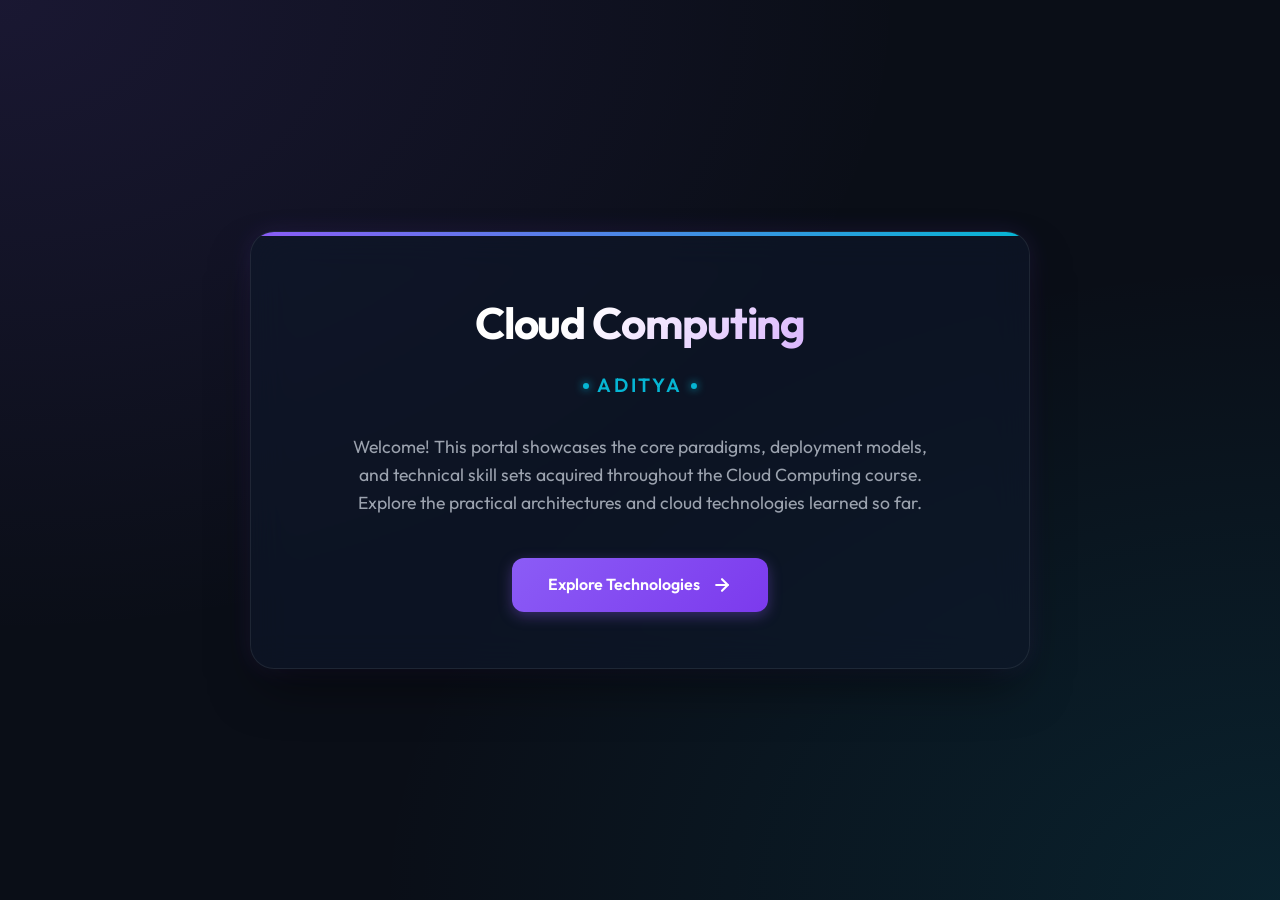
<file: cloud_assignment/index.html>
<!DOCTYPE html>
<html lang="en">
<head>
  <meta charset="utf-8" />
  <meta name="viewport" content="width=device-width, initial-scale=1" />
  <title>Cloud Computing Assignment</title>
  <meta name="description" content="Portfolio of Cloud Computing Course assignments, showcasing key technologies, concepts, and architectures learned." />
  <link rel="stylesheet" href="style.css" />
</head>
<body>
  <div class="container" id="main-container">
    <div id="hero-section">
      <h1 id="main-heading">Cloud Computing</h1>
      <p class="name" id="student-name">Aditya</p>
    </div>
    
    <div id="content-section">
      <p class="intro-text" id="intro-description">
        Welcome! This portal showcases the core paradigms, deployment models, and technical skill sets acquired throughout the Cloud Computing course. Explore the practical architectures and cloud technologies learned so far.
      </p>
      
      <a href="about.html" class="btn" id="btn-technologies">
        <span>Explore Technologies</span>
        <svg xmlns="http://www.w3.org/2000/svg" width="20" height="20" viewBox="0 0 24 24" fill="none" stroke="currentColor" stroke-width="2.5" stroke-linecap="round" stroke-linejoin="round">
          <line x1="5" y1="12" x2="19" y2="12"></line>
          <polyline points="12 5 19 12 12 19"></polyline>
        </svg>
      </a>
    </div>
  </div>
</body>
</html>
</file>
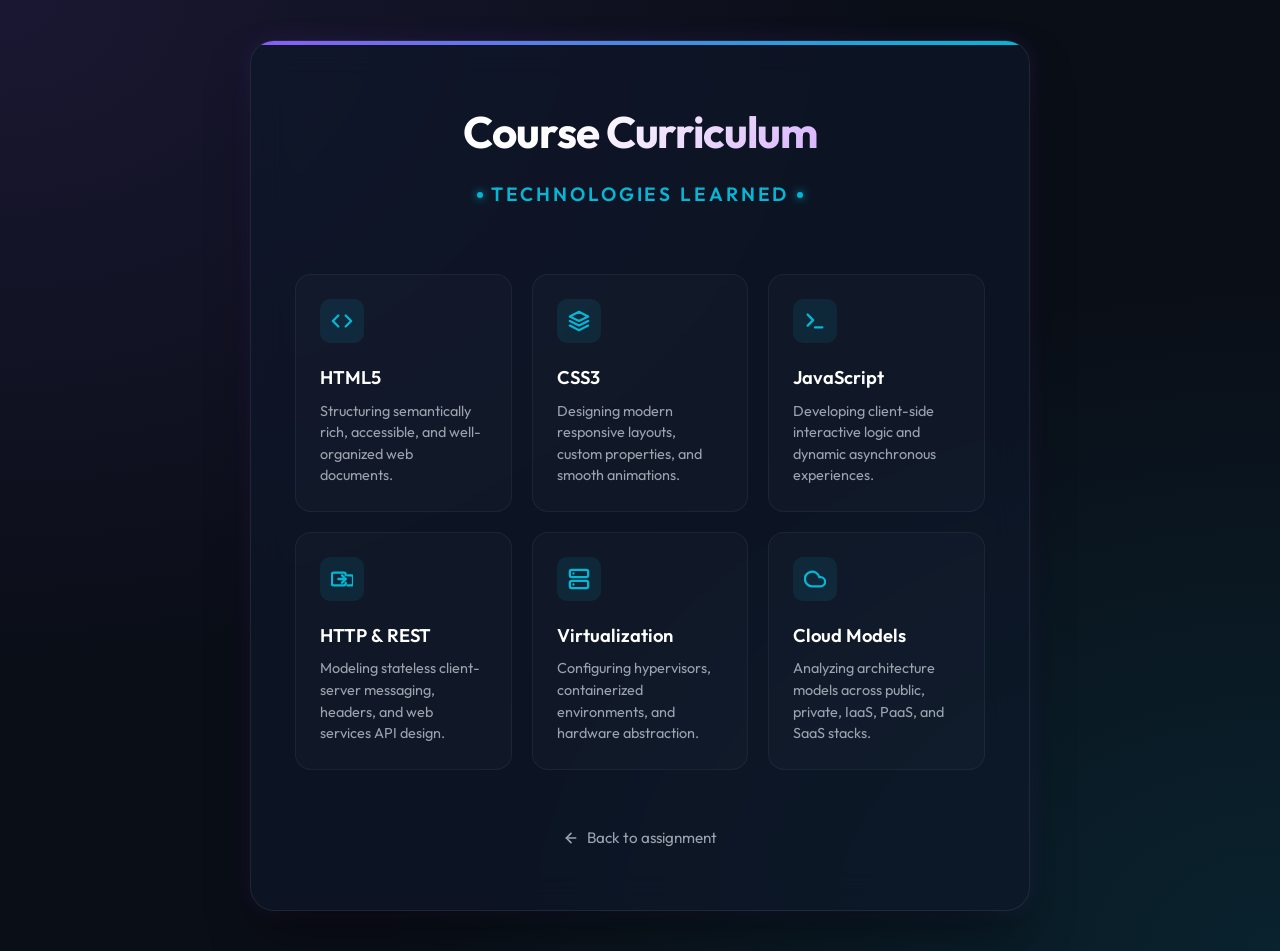
<file: cloud_assignment/about.html>
<!DOCTYPE html>
<html lang="en">
<head>
  <meta charset="utf-8" />
  <meta name="viewport" content="width=device-width, initial-scale=1" />
  <title>Technologies Learned - Cloud Course</title>
  <meta name="description" content="Overview of technologies learned including HTML, CSS, JavaScript, HTTP & REST, Virtualization, and Cloud delivery models." />
  <link rel="stylesheet" href="style.css" />
</head>
<body>
  <div class="container" id="about-container">
    <h1 id="about-heading">Course Curriculum</h1>
    <p class="name" id="section-subtitle">Technologies Learned</p>
    
    <div class="grid" id="tech-grid">
      <!-- HTML Card -->
      <div class="card" id="card-html">
        <div class="card-icon">
          <svg xmlns="http://www.w3.org/2000/svg" width="22" height="22" viewBox="0 0 24 24" fill="none" stroke="currentColor" stroke-width="2.5" stroke-linecap="round" stroke-linejoin="round">
            <polyline points="16 18 22 12 16 6"></polyline>
            <polyline points="8 6 2 12 8 18"></polyline>
          </svg>
        </div>
        <h3>HTML5</h3>
        <p>Structuring semantically rich, accessible, and well-organized web documents.</p>
      </div>

      <!-- CSS Card -->
      <div class="card" id="card-css">
        <div class="card-icon">
          <svg xmlns="http://www.w3.org/2000/svg" width="22" height="22" viewBox="0 0 24 24" fill="none" stroke="currentColor" stroke-width="2.5" stroke-linecap="round" stroke-linejoin="round">
            <path d="M12 2L2 7l10 5 10-5-10-5z"></path>
            <path d="M2 17l10 5 10-5"></path>
            <path d="M2 12l10 5 10-5"></path>
          </svg>
        </div>
        <h3>CSS3</h3>
        <p>Designing modern responsive layouts, custom properties, and smooth animations.</p>
      </div>

      <!-- JS Card -->
      <div class="card" id="card-js">
        <div class="card-icon">
          <svg xmlns="http://www.w3.org/2000/svg" width="22" height="22" viewBox="0 0 24 24" fill="none" stroke="currentColor" stroke-width="2.5" stroke-linecap="round" stroke-linejoin="round">
            <polyline points="4 17 10 11 4 5"></polyline>
            <line x1="12" y1="19" x2="20" y2="19"></line>
          </svg>
        </div>
        <h3>JavaScript</h3>
        <p>Developing client-side interactive logic and dynamic asynchronous experiences.</p>
      </div>

      <!-- HTTP & REST Card -->
      <div class="card" id="card-http">
        <div class="card-icon">
          <svg xmlns="http://www.w3.org/2000/svg" width="22" height="22" viewBox="0 0 24 24" fill="none" stroke="currentColor" stroke-width="2.5" stroke-linecap="round" stroke-linejoin="round">
            <path d="M16 16v1a2 2 0 0 1-2 2H3a2 2 0 0 1-2-2V7a2 2 0 0 1 2-2h11a2 2 0 0 1 2 2v1"></path>
            <path d="M18 8h4a2 2 0 0 1 2 2v7a2 2 0 0 1-2 2h-4"></path>
            <line x1="8" y1="12" x2="16" y2="12"></line>
            <polyline points="12 8 16 12 12 16"></polyline>
          </svg>
        </div>
        <h3>HTTP &amp; REST</h3>
        <p>Modeling stateless client-server messaging, headers, and web services API design.</p>
      </div>

      <!-- Virtualization Card -->
      <div class="card" id="card-virtualization">
        <div class="card-icon">
          <svg xmlns="http://www.w3.org/2000/svg" width="22" height="22" viewBox="0 0 24 24" fill="none" stroke="currentColor" stroke-width="2.5" stroke-linecap="round" stroke-linejoin="round">
            <rect x="2" y="2" width="20" height="8" rx="2" ry="2"></rect>
            <rect x="2" y="14" width="20" height="8" rx="2" ry="2"></rect>
            <line x1="6" y1="6" x2="6.01" y2="6"></line>
            <line x1="6" y1="18" x2="6.01" y2="18"></line>
          </svg>
        </div>
        <h3>Virtualization</h3>
        <p>Configuring hypervisors, containerized environments, and hardware abstraction.</p>
      </div>

      <!-- Cloud Card -->
      <div class="card" id="card-cloud">
        <div class="card-icon">
          <svg xmlns="http://www.w3.org/2000/svg" width="22" height="22" viewBox="0 0 24 24" fill="none" stroke="currentColor" stroke-width="2.5" stroke-linecap="round" stroke-linejoin="round">
            <path d="M18 10h-1.26A8 8 0 1 0 9 20h9a5 5 0 0 0 0-10z"></path>
          </svg>
        </div>
        <h3>Cloud Models</h3>
        <p>Analyzing architecture models across public, private, IaaS, PaaS, and SaaS stacks.</p>
      </div>
    </div>

    <a href="index.html" class="back-link" id="btn-back">
      <svg xmlns="http://www.w3.org/2000/svg" width="16" height="16" viewBox="0 0 24 24" fill="none" stroke="currentColor" stroke-width="2.5" stroke-linecap="round" stroke-linejoin="round">
        <line x1="19" y1="12" x2="5" y2="12"></line>
        <polyline points="12 19 5 12 12 5"></polyline>
      </svg>
      <span>Back to assignment</span>
    </a>
  </div>
</body>
</html>
</file>
<file: cloud_assignment/style.css>
@import url('https://fonts.googleapis.com/css2?family=Outfit:wght@300;400;500;600;700&display=swap');

:root {
  --bg-primary: #0a0e17;
  --bg-secondary: #0f172a;
  --accent-primary: #8b5cf6;
  --accent-secondary: #06b6d4;
  --text-main: #f3f4f6;
  --text-muted: #9ca3af;
  --glass-bg: rgba(15, 23, 42, 0.65);
  --glass-border: rgba(255, 255, 255, 0.08);
  --glow-shadow: 0 0 25px rgba(139, 92, 246, 0.12);
  --transition: all 0.3s cubic-bezier(0.4, 0, 0.2, 1);
}

* {
  box-sizing: border-box;
  margin: 0;
  padding: 0;
}

body {
  font-family: 'Outfit', -apple-system, BlinkMacSystemFont, "Segoe UI", Roboto, sans-serif;
  background-color: var(--bg-primary);
  background-image: 
    radial-gradient(at 0% 0%, rgba(139, 92, 246, 0.12) 0px, transparent 50%),
    radial-gradient(at 100% 100%, rgba(6, 182, 212, 0.12) 0px, transparent 50%);
  color: var(--text-main);
  min-height: 100vh;
  line-height: 1.6;
  display: flex;
  flex-direction: column;
  justify-content: center;
  align-items: center;
  overflow-x: hidden;
  padding: 2.5rem 1.25rem;
}

.container {
  width: 100%;
  max-width: 780px;
  background: var(--glass-bg);
  backdrop-filter: blur(18px);
  -webkit-backdrop-filter: blur(18px);
  border: 1px solid var(--glass-border);
  border-radius: 24px;
  padding: 3.5rem 2.75rem;
  box-shadow: 0 25px 50px -12px rgba(0, 0, 0, 0.5), var(--glow-shadow);
  text-align: center;
  position: relative;
  overflow: hidden;
}

.container::before {
  content: '';
  position: absolute;
  top: 0;
  left: 0;
  right: 0;
  height: 4px;
  background: linear-gradient(90deg, var(--accent-primary), var(--accent-secondary));
}

h1 {
  font-size: 2.75rem;
  font-weight: 700;
  background: linear-gradient(135deg, #ffffff 40%, #c084fc 100%);
  -webkit-background-clip: text;
  -webkit-text-fill-color: transparent;
  margin-bottom: 0.75rem;
  letter-spacing: -0.025em;
}

.name {
  font-size: 1.2rem;
  color: var(--accent-secondary);
  font-weight: 600;
  margin-bottom: 2rem;
  text-transform: uppercase;
  letter-spacing: 0.15em;
  display: inline-flex;
  align-items: center;
  gap: 0.5rem;
}

.name::before, .name::after {
  content: '';
  display: inline-block;
  width: 6px;
  height: 6px;
  background: var(--accent-secondary);
  border-radius: 50%;
  box-shadow: 0 0 8px var(--accent-secondary);
}

.intro-text {
  color: var(--text-muted);
  font-size: 1.1rem;
  margin-bottom: 2.5rem;
  max-width: 580px;
  margin-left: auto;
  margin-right: auto;
}

.btn {
  display: inline-flex;
  align-items: center;
  justify-content: center;
  gap: 0.75rem;
  background: linear-gradient(135deg, var(--accent-primary), #7c3aed);
  color: white;
  padding: 0.9rem 2.25rem;
  font-weight: 600;
  font-size: 1rem;
  border-radius: 12px;
  text-decoration: none;
  border: none;
  cursor: pointer;
  box-shadow: 0 4px 14px rgba(139, 92, 246, 0.35);
  transition: var(--transition);
}

.btn:hover {
  transform: translateY(-2px);
  box-shadow: 0 6px 20px rgba(139, 92, 246, 0.5);
  background: linear-gradient(135deg, #9333ea, var(--accent-primary));
}

.btn:active {
  transform: translateY(0);
}

.grid {
  display: grid;
  grid-template-columns: repeat(auto-fit, minmax(200px, 1fr));
  gap: 1.25rem;
  margin-top: 2rem;
  margin-bottom: 2.5rem;
}

.card {
  background: rgba(255, 255, 255, 0.02);
  border: 1px solid rgba(255, 255, 255, 0.05);
  border-radius: 16px;
  padding: 1.5rem;
  text-align: left;
  transition: var(--transition);
  position: relative;
}

.card:hover {
  background: rgba(255, 255, 255, 0.04);
  border-color: rgba(6, 182, 212, 0.25);
  transform: translateY(-4px);
  box-shadow: 0 12px 24px rgba(0, 0, 0, 0.2);
}

.card-icon {
  width: 44px;
  height: 44px;
  border-radius: 10px;
  background: rgba(6, 182, 212, 0.1);
  display: flex;
  align-items: center;
  justify-content: center;
  color: var(--accent-secondary);
  margin-bottom: 1.25rem;
  transition: var(--transition);
}

.card:hover .card-icon {
  background: var(--accent-secondary);
  color: var(--bg-primary);
  transform: scale(1.1) rotate(3deg);
  box-shadow: 0 0 12px rgba(6, 182, 212, 0.35);
}

.card h3 {
  font-size: 1.15rem;
  font-weight: 600;
  margin-bottom: 0.5rem;
  color: #ffffff;
}

.card p {
  font-size: 0.9rem;
  color: var(--text-muted);
  line-height: 1.5;
}

.back-link {
  color: var(--text-muted);
  text-decoration: none;
  font-size: 0.95rem;
  display: inline-flex;
  align-items: center;
  gap: 0.5rem;
  transition: var(--transition);
  margin-top: 1rem;
}

.back-link:hover {
  color: var(--accent-secondary);
  transform: translateX(-2px);
}

@media (max-width: 640px) {
  body {
    padding: 1.5rem 0.75rem;
  }
  .container {
    padding: 2.25rem 1.5rem;
    border-radius: 16px;
  }
  h1 {
    font-size: 2.1rem;
  }
  .grid {
    grid-template-columns: 1fr;
  }
}
</file>
